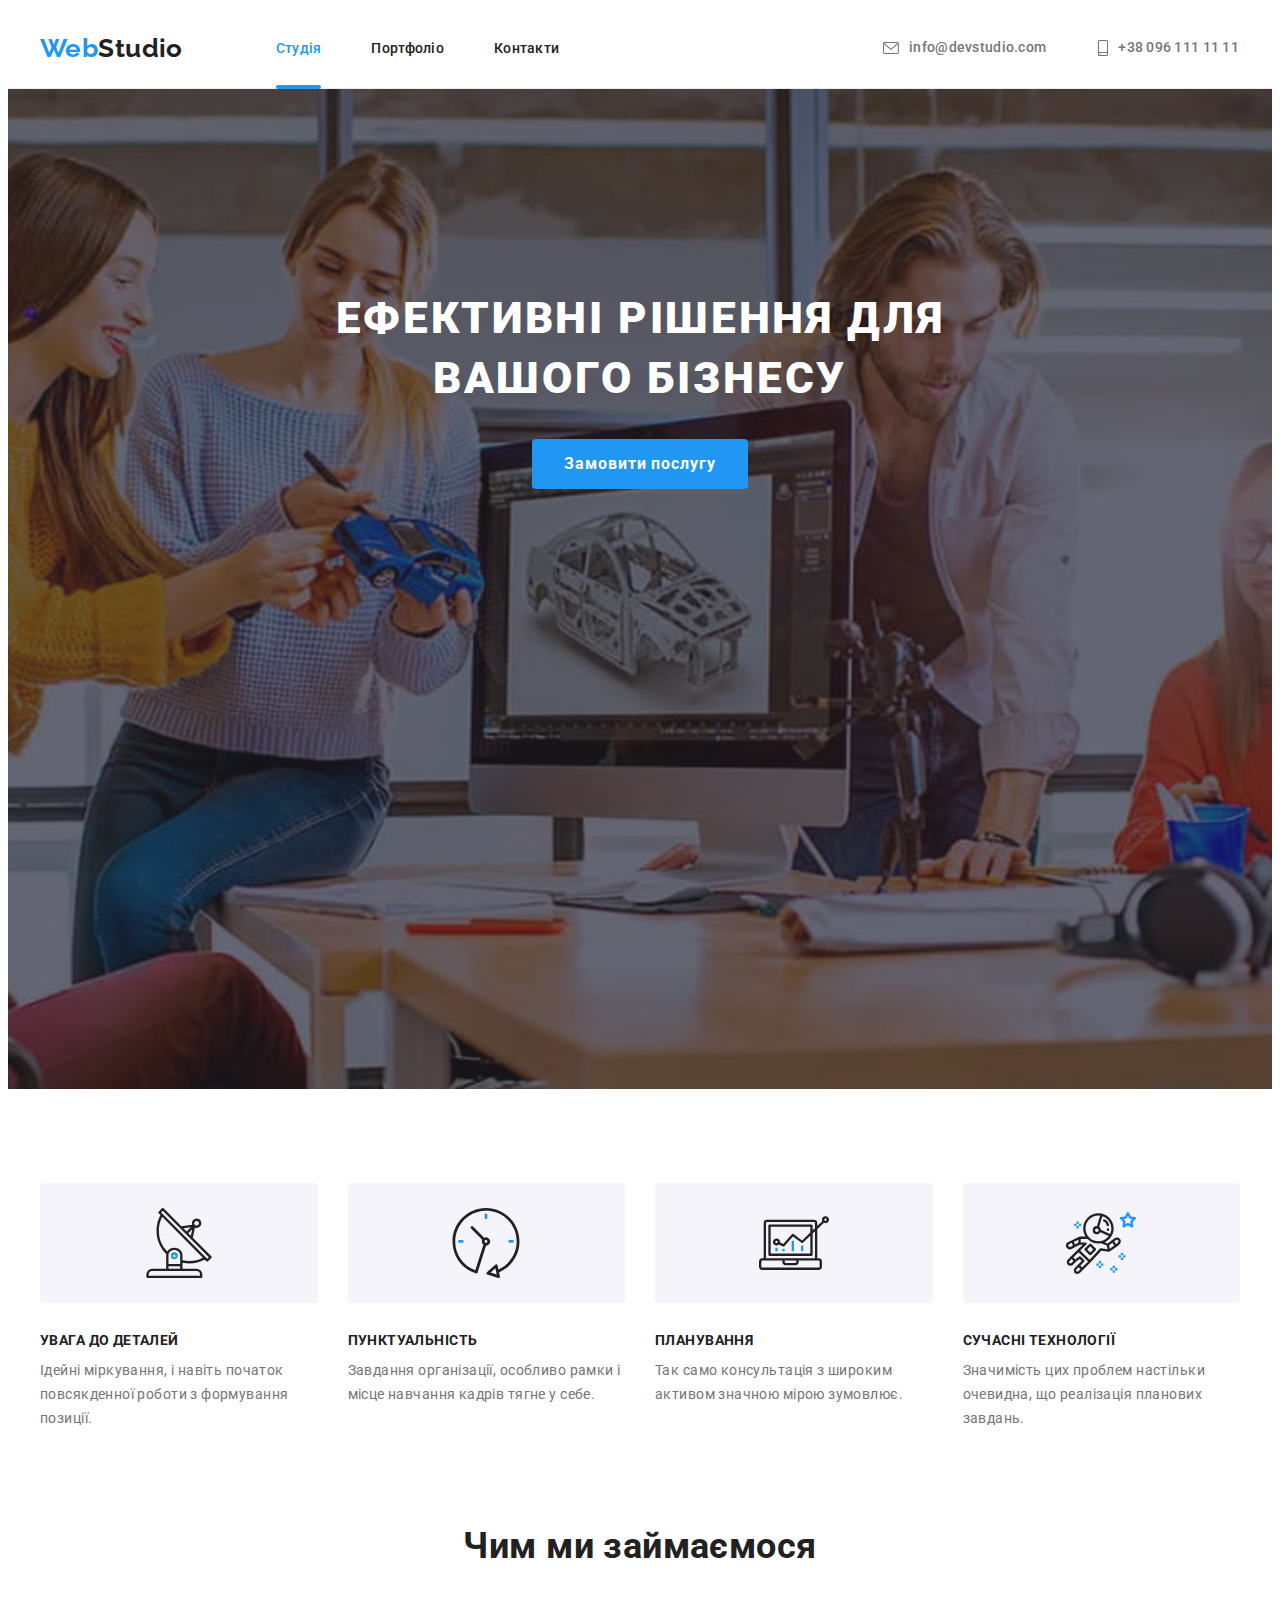
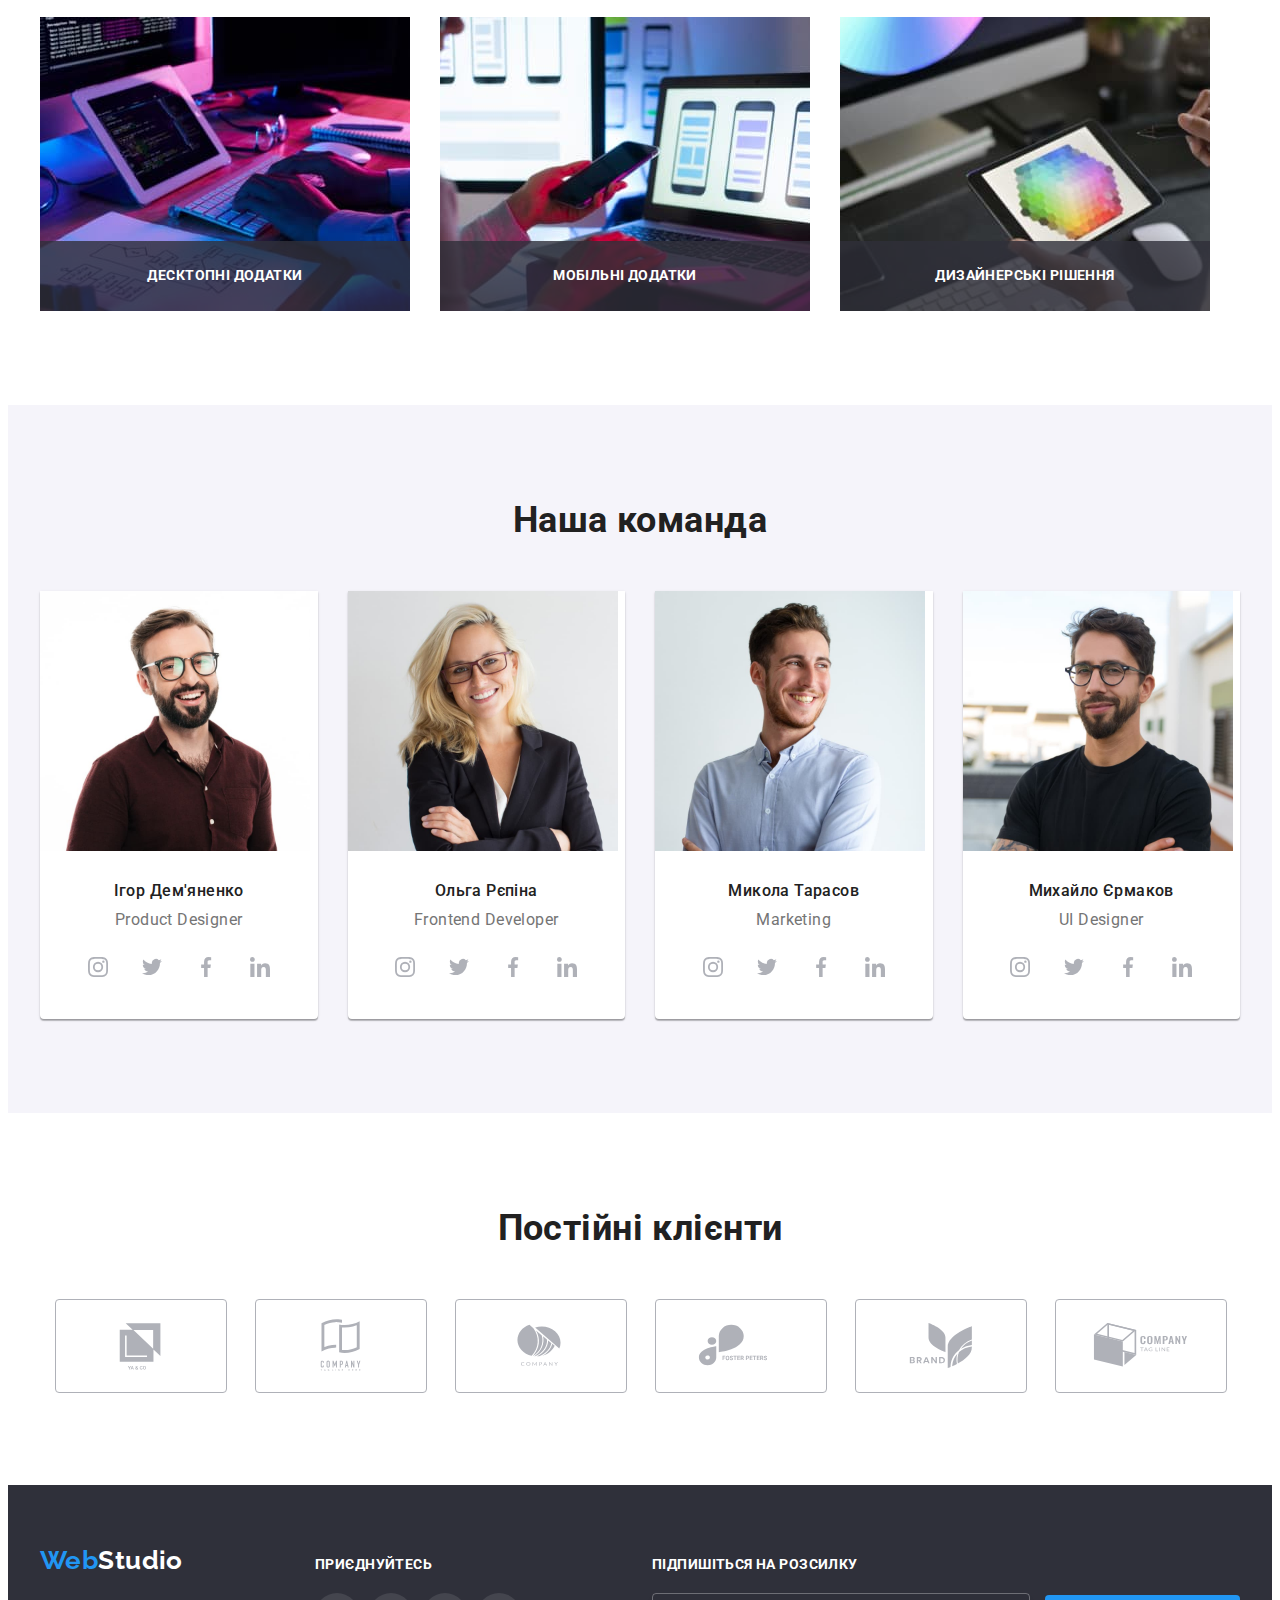
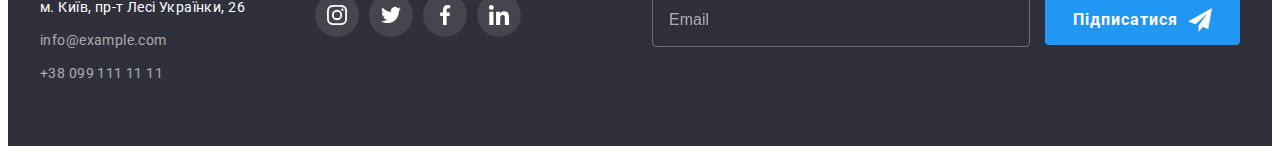
<file: index.html>
<!DOCTYPE html>
<html lang="uk">
  <head>
    <meta charset="utf-8" />
    <meta http-equiv="x-ua-compatible" content="ie=edge" />
    <meta name="viewport" content="width=device-width, initial-scale=1.0" />
    <title>WebStudio</title>
    <link rel="preconnect" href="https://fonts.googleapis.com" />
    <link rel="preconnect" href="https://fonts.gstatic.com" crossorigin />
    <link
      href="https://fonts.googleapis.com/css2?family=Raleway:wght@700&family=Roboto:wght@400;500;700;900&display=swap"
      rel="stylesheet"
    />
    <link
      rel="stylesheet"
      href="https://cdnjs.cloudflare.com/ajax/libs/modern-normalize/1.1.0/modern-normalize.min.css"
      integrity="sha512-wpPYUAdjBVSE4KJnH1VR1HeZfpl1ub8YT/NKx4PuQ5NmX2tKuGu6U/JRp5y+Y8XG2tV+wKQpNHVUX03MfMFn9Q=="
      crossorigin="anonymous"
      referrerpolicy="no-referrer"
    />
    <link rel="stylesheet" href="./css/main.min.css" />
  </head>
  <body>
    
    <!-- header -->

    <header class="header">
      <div class="container header-container">
        <nav class="page-nav">
          <a class="logo link" href="./index.html"
            ><span class="accent">Web</span>Studio</a
          >
          <ul class="menu list">
            <li class="menu__item">
              <a class="menu__link current link" href="./index.html">Студія</a>
            </li>
            <li class="menu__item">
              <a class="menu__link link" href="./portfolio.html">Портфоліо</a>
            </li>
            <li class="menu__item">
              <a class="menu__link link" href="./index.html">Контакти</a>
            </li>
          </ul>
        </nav>
        <ul class="contact list">
          <li class="contact__item">
            <a class="contact__link link" href="mailto:info@devstudio.com">
              <svg class="contact__icon" width="16" height="12">
                <use href="./images/sprite.svg#icon-envelope"></use>
              </svg>
              info@devstudio.com</a
            >
          </li>
          <li class="contact__item">
            <a class="contact__link link" href="tel:+380961111111">
              <svg class="contact__icon" width="10" height="16">
                <use href="./images/sprite.svg#icon-smartphone"></use>
              </svg>
              +38 096 111 11 11</a
            >
          </li>
        </ul>
      </div>
    </header>

    <main>

      <!-- hero -->

      <section class="hero">
        <div class="container">
          <h1 class="hero__title">Ефективні рішення для вашого бізнесу</h1>
          <button class="btn" type="button" data-modal-open>
            Замовити послугу
          </button>
        </div>
      </section>

      <!-- qualities -->

      <section class="qualities section">
        <div class="container">
          <ul class="qualities-container list">
            <li class="qualities__item icon-antenna">
              <div class="qualities__icon-box">
                <svg class="qualities__icon">
                  <use href="./images/sprite.svg#icon-antenna"></use>
                </svg>
              </div>
              <h3 class="qualities__subtitle">Увага до деталей</h3>
              <p class="qualities__text">
                Ідейні міркування, і навіть початок повсякденної роботи з
                формування позиції.
              </p>
            </li>
            <li class="qualities__item">
              <div class="qualities__icon-box">
                <svg class="qualities__icon">
                  <use href="./images/sprite.svg#icon-clock"></use>
                </svg>
              </div>
              <h3 class="qualities__subtitle">Пунктуальність</h3>
              <p class="qualities__text">
                Завдання організації, особливо рамки і місце навчання кадрів
                тягне у себе.
              </p>
            </li>
            <li class="qualities__item">
              <div class="qualities__icon-box">
                <svg class="qualities__icon">
                  <use href="./images/sprite.svg#icon-diagram"></use>
                </svg>
              </div>
              <h3 class="qualities__subtitle">Планування</h3>
              <p class="qualities__text">
                Так само консультація з широким активом значною мірою зумовлює.
              </p>
            </li>
            <li class="qualities__item">
              <div class="qualities__icon-box">
                <svg class="qualities__icon">
                  <use href="./images/sprite.svg#icon-astronaut"></use>
                </svg>
              </div>
              <h3 class="qualities__subtitle">Сучасні технології</h3>
              <p class="qualities__text">
                Значимість цих проблем настільки очевидна, що реалізація
                планових завдань.
              </p>
            </li>
          </ul>
        </div>
      </section>

      <!-- what we do -->

      <section class="specialty">
        <div class="container">
          <h2 class="title">Чим ми займаємося</h2>
          <ul class="specialty-container list">
            <li class="specialty__item">
              <div class="specialty__thumb">
                <img
                  src="./images/box-1.jpg"
                  alt="Десктопні додатки"
                  width="370"
                />
                <p class="specialty__description">Десктопні додатки</p>
              </div>
            </li>
            <li class="specialty__item">
              <div class="specialty__thumb">
                <img
                  src="./images/box-2.jpg"
                  alt="Мобільні додатки"
                  width="370"
                />
                <p class="specialty__description">Мобільні додатки</p>
              </div>
            </li>
            <li class="specialty__item">
              <div class="specialty__thumb">
                <img
                  src="./images/box-3.jpg"
                  alt="Дизайнерські рішення"
                  width="370"
                />
                <p class="specialty__description">Дизайнерські рішення</p>
              </div>
            </li>
          </ul>
        </div>
      </section>

      <!-- team -->
      <section class="team section">
        <div class="container">
          <h2 class="title">Наша команда</h2>
          <ul class="team-container list">
            <li class="team__card">
              <img
                src="./images/img-1.jpg"
                alt="Фото Ігора Дем'яненко"
                width="270"
              />
              <div class="team__card-description">
                <h3 class="team__subtitle">Ігор Дем'яненко</h3>
                <p class="team__text">Product Designer</p>
                <ul class="social__list list">
                  <li class="team__social-item">
                    <a
                      class="team__social-link link"
                      href="https://www.instagram.com/"
                      target="_blank"
                      rel="noopener noreferrer nofollow"
                    >
                      <svg class="team__social-icon">
                        <use href="./images/sprite.svg#icon-instagram"></use>
                      </svg>
                    </a>
                  </li>
                  <li class="team__social-item">
                    <a
                      class="team__social-link link"
                      href="https://twitter.com"
                      target="_blank"
                      rel="noopener noreferrer nofollow"
                      ><svg class="team__social-icon">
                        <use href="./images/sprite.svg#icon-twitter"></use></svg
                    ></a>
                  </li>
                  <li class="team__social-item">
                    <a
                      class="team__social-link link"
                      href="https://www.facebook.com/"
                      target="_blank"
                      rel="noopener noreferrer nofollow"
                      ><svg class="team__social-icon">
                        <use
                          href="./images/sprite.svg#icon-facebook"
                        ></use></svg
                    ></a>
                  </li>
                  <li class="team__social-item">
                    <a
                      class="team__social-link link"
                      href="https://www.linkedin.com/"
                      target="_blank"
                      rel="noopener noreferrer nofollow"
                      ><svg class="team__social-icon">
                        <use
                          href="./images/sprite.svg#icon-linkedin"
                        ></use></svg
                    ></a>
                  </li>
                </ul>
              </div>
            </li>
            <li class="team__card">
              <img
                src="./images/img-2.jpg"
                alt="Фото Ольги Рєпіної"
                width="270"
              />
              <div class="team__card-description">
                <h3 class="team__subtitle">Ольга Рєпіна</h3>
                <p class="team__text">Frontend Developer</p>
                <ul class="social__list list">
                  <li class="team__social-item">
                    <a
                      class="team__social-link link"
                      href="https://www.instagram.com/"
                      target="_blank"
                      rel="noopener noreferrer nofollow"
                    >
                      <svg class="team__social-icon">
                        <use
                          href="./images/sprite.svg#icon-instagram"
                        ></use></svg
                    ></a>
                  </li>
                  <li class="team__social-item">
                    <a
                      class="team__social-link link"
                      href="https://twitter.com"
                      target="_blank"
                      rel="noopener noreferrer nofollow"
                      ><svg class="team__social-icon">
                        <use href="./images/sprite.svg#icon-twitter"></use></svg
                    ></a>
                  </li>
                  <li class="team__social-item">
                    <a
                      class="team__social-link link"
                      href="https://www.facebook.com/"
                      target="_blank"
                      rel="noopener noreferrer nofollow"
                      ><svg class="team__social-icon">
                        <use
                          href="./images/sprite.svg#icon-facebook"
                        ></use></svg
                    ></a>
                  </li>
                  <li class="team__social-item">
                    <a
                      class="team__social-link link"
                      href="https://www.linkedin.com/"
                      target="_blank"
                      rel="noopener noreferrer nofollow"
                      ><svg class="team__social-icon">
                        <use
                          href="./images/sprite.svg#icon-linkedin"
                        ></use></svg
                    ></a>
                  </li>
                </ul>
              </div>
            </li>
            <li class="team__card">
              <img
                src="./images/img-3.jpg"
                alt="Фото Миколи Тарасова"
                width="270"
              />
              <div class="team__card-description">
                <h3 class="team__subtitle">Микола Тарасов</h3>
                <p class="team__text">Marketing</p>
                <ul class="social__list list">
                  <li class="team__social-item">
                    <a
                      class="team__social-link link"
                      href="https://www.instagram.com/"
                      target="_blank"
                      rel="noopener noreferrer nofollow"
                    >
                      <svg class="team__social-icon">
                        <use
                          href="./images/sprite.svg#icon-instagram"
                        ></use></svg
                    ></a>
                  </li>
                  <li class="team__social-item">
                    <a
                      class="team__social-link link"
                      href="https://twitter.com"
                      target="_blank"
                      rel="noopener noreferrer nofollow"
                      ><svg class="team__social-icon">
                        <use href="./images/sprite.svg#icon-twitter"></use>
                      </svg>
                    </a>
                  </li>
                  <li class="team__social-item">
                    <a
                      class="team__social-link link"
                      href="https://www.facebook.com/"
                      target="_blank"
                      rel="noopener noreferrer nofollow"
                      ><svg class="team__social-icon">
                        <use href="./images/sprite.svg#icon-facebook"></use>
                      </svg>
                    </a>
                  </li>
                  <li class="team__social-item">
                    <a
                      class="team__social-link link"
                      href="https://www.linkedin.com/"
                      target="_blank"
                      rel="noopener noreferrer nofollow"
                      ><svg class="team__social-icon">
                        <use href="./images/sprite.svg#icon-linkedin"></use>
                      </svg>
                    </a>
                  </li>
                </ul>
              </div>
            </li>
            <li class="team__card">
              <img
                src="./images/img-4.jpg"
                alt="Фото Михайла Єрмакова"
                width="270"
              />
              <div class="team__card-description">
                <h3 class="team__subtitle">Михайло Єрмаков</h3>
                <p class="team__text">UI Designer</p>
                <ul class="social__list list">
                  <li class="team__social-item">
                    <a
                      class="team__social-link link"
                      href="https://www.instagram.com/"
                      target="_blank"
                      rel="noopener noreferrer nofollow"
                    >
                      <svg class="team__social-icon">
                        <use href="./images/sprite.svg#icon-instagram"></use>
                      </svg>
                    </a>
                  </li>
                  <li class="team__social-item">
                    <a
                      class="team__social-link link"
                      href="https://twitter.com"
                      target="_blank"
                      rel="noopener noreferrer nofollow"
                      ><svg class="team__social-icon">
                        <use href="./images/sprite.svg#icon-twitter"></use>
                      </svg>
                    </a>
                  </li>
                  <li class="team__social-item">
                    <a
                      class="team__social-link link"
                      href="https://www.facebook.com/"
                      target="_blank"
                      rel="noopener noreferrer nofollow"
                      ><svg class="team__social-icon">
                        <use href="./images/sprite.svg#icon-facebook"></use>
                      </svg>
                    </a>
                  </li>
                  <li class="team__social-item">
                    <a
                      class="team__social-link link"
                      href="https://www.linkedin.com/"
                      target="_blank"
                      rel="noopener noreferrer nofollow"
                      ><svg class="team__social-icon">
                        <use href="./images/sprite.svg#icon-linkedin"></use>
                      </svg>
                    </a>
                  </li>
                </ul>
              </div>
            </li>
          </ul>
        </div>
      </section>

      <!-- clients -->
      <section class="clients section">
        <div class="container">
          <h2 class="title">Постійні клієнти</h2>
          <ul class="clients__list list">
            <li class="clients__item">
              <a
                class="clients__link link"
                href="./index.html"
                target="_blank"
                rel="noopener noreferrer nofollow"
              >
                <svg class="clients__icon">
                  <use href="./images/sprite.svg#icon-client-1"></use>
                </svg>
              </a>
            </li>
            <li class="clients__item">
              <a
                class="clients__link link"
                href="./index.html"
                target="_blank"
                rel="noopener noreferrer nofollow"
                ><svg class="clients__icon">
                  <use href="./images/sprite.svg#icon-client-2"></use>
                </svg>
              </a>
            </li>
            <li class="clients__item">
              <a
                class="clients__link link"
                href="./index.html"
                target="_blank"
                rel="noopener noreferrer nofollow"
                ><svg class="clients__icon">
                  <use href="./images/sprite.svg#icon-client-3"></use>
                </svg>
              </a>
            </li>
            <li class="clients__item">
              <a
                class="clients__link link"
                href="./index.html"
                target="_blank"
                rel="noopener noreferrer nofollow"
                ><svg class="clients__icon">
                  <use href="./images/sprite.svg#icon-client-4"></use>
                </svg>
              </a>
            </li>
            <li class="clients__item">
              <a
                class="clients__link link"
                href="./index.html"
                target="_blank"
                rel="noopener noreferrer nofollow"
                ><svg class="clients__icon">
                  <use href="./images/sprite.svg#icon-client-5"></use>
                </svg>
              </a>
            </li>
            <li class="clients__item">
              <a
                class="clients__link link"
                href="./index.html"
                target="_blank"
                rel="noopener noreferrer nofollow"
                ><svg class="clients__icon">
                  <use href="./images/sprite.svg#icon-client-6"></use>
                </svg>
              </a>
            </li>
          </ul>
        </div>
      </section>
    </main>

    <!-- footer -->

    <footer class="footer">
      <div class="container">
        <div class="footer-container">
          <a class="logo link" href="./index.html"
            ><span class="accent">Web</span>Studio</a
          >
          <address class="address">
            <ul class="footer__contact list">
              <li class="footer__contact-item">
                <a
                  class="footer__address-link link"
                  href="https://goo.gl/maps/CPtrU1FHBa2aNyZL9"
                  target="_blank"
                  rel="noopener noreferrer nofollow"
                  >м. Київ, пр-т Лесі Українки, 26</a
                >
              </li>
              <li class="footer__contact-item">
                <a
                  class="footer__contact-link link"
                  href="mailto:info@example.com"
                  >info@example.com</a
                >
              </li>
              <li class="footer__contact-item">
                <a class="footer__contact-link link" href="tel:+380991111111"
                  >+38 099 111 11 11</a
                >
              </li>
            </ul>
          </address>
        </div>
        <div class="social">
          <p class="social__subtitle">Приєднуйтесь</p>
          <ul class="social__list list">
            <li class="social__item">
              <a
                class="social__link instagram link"
                href="https://www.instagram.com/"
                target="_blank"
                rel="noopener noreferrer nofollow"
              >
                <svg class="social__icon">
                  <use href="./images/sprite.svg#icon-instagram"></use>
                </svg>
              </a>
            </li>
            <li class="social__item">
              <a
                class="social__link twitter link"
                href="https://twitter.com"
                target="_blank"
                rel="noopener noreferrer nofollow"
                ><svg class="social__icon">
                  <use href="./images/sprite.svg#icon-twitter"></use>
                </svg>
              </a>
            </li>
            <li class="social__item">
              <a
                class="social__link facebook link"
                href="https://www.facebook.com/"
                target="_blank"
                rel="noopener noreferrer nofollow"
                ><svg class="social__icon">
                  <use href="./images/sprite.svg#icon-facebook"></use>
                </svg>
              </a>
            </li>
            <li class="social__item">
              <a
                class="social__link linkedin link"
                href="https://www.linkedin.com/"
                target="_blank"
                rel="noopener noreferrer nofollow"
                ><svg class="social__icon">
                  <use href="./images/sprite.svg#icon-linkedin"></use>
                </svg>
              </a>
            </li>
          </ul>
        </div>
        <div>
          <p class="social__subtitle">Підпишіться на розсилку</p>
          <form class="subscribe-form">
            <label class="subscribe-form__label"
              ><input
                class="subscribe-form__input"
                name="user-email"
                type="email"
                placeholder="Email"
                required
            /></label>
            <button class="subscribe-form__btn" type="submit">
              Підписатися
              <svg class="subscribe-form__btn-icon">
                <use href="./images/sprite.svg#icon-send"></use>
              </svg>
            </button>
          </form>
        </div>
      </div>
    </footer>

    <div class="backdrop is-hidden" data-modal>
      <div class="modal">
        <button class="modal__close" type="button" data-modal-close>
          <svg class="modal__close-icon" width="11" height="11">
            <use href="./images/sprite.svg#icon-close"></use>
          </svg>
        </button>
        <p class="contact-form__title">Залиште свої дані, ми вам передзвонимо</p>
        <form class="contact-form">
          <label class="contact-form__label" for="user-name">Ім'я</label>
          <div class="contact-form__input-wrapper">
            <input
              class="contact-form__input"
              type="text"
              name="user-name"
              id="user-name"
              required
              pattern="[a-zA-Zа-яА-ЯіІїЇ']+"
            />
            <svg class="contact-form__input-icon">
              <use href="./images/sprite.svg#icon-user"></use>
            </svg>
          </div>
          <label class="contact-form__label" for="user-phone">Телефон</label>
          <div class="contact-form__input-wrapper">
            <input
              class="contact-form__input"
              type="tel"
              name="user-phone"
              id="user-phone"
              required
              pattern="[0-9]{3}-[0-9]{3}-[0-9]{2}-[0-9]{2}"
              title="XXX-XXX-XX-XX"
            />
            <svg class="contact-form__input-icon">
              <use href="./images/sprite.svg#icon-phone"></use>
            </svg>
          </div>

          <label class="contact-form__label" for="user-email">Пошта</label>
          <div class="contact-form__input-wrapper">
            <input
              class="contact-form__input"
              type="email"
              name="user-email"
              id="user-email"
              required
            />
            <svg class="contact-form__input-icon">
              <use href="./images/sprite.svg#icon-mail"></use>
            </svg>
          </div>
          <label class="contact-form__label" for="user-message">Коментар</label>
          <textarea
            class="contact-form__message"
            name="user-message"
            id="user-message"
            placeholder="Введіть текст"
          ></textarea>

          <label class="contact-form__check-field"
            ><input
              class="contact-form__check"
              type="checkbox"
              name="user-agreement"
              required
            />
            <svg class="contact-form__checkbox_check">
              <use href="./images/sprite.svg#icon-check"></use>
            </svg>
            <svg class="contact-form__checkbox_box">
              <use href="./images/sprite.svg#icon-box"></use>
            </svg>
            Погоджуюся з розсилкою та приймаю&nbsp;<a
              href="#"
              class="user-agreement__link"
              >Умови договору</a
            ></label
          >
          <button class="btn" type="submit">Відправити</button>
        </form>
      </div>
    </div>

    <script src="./js/modal.js"></script>
  </body>
</html>
</file>
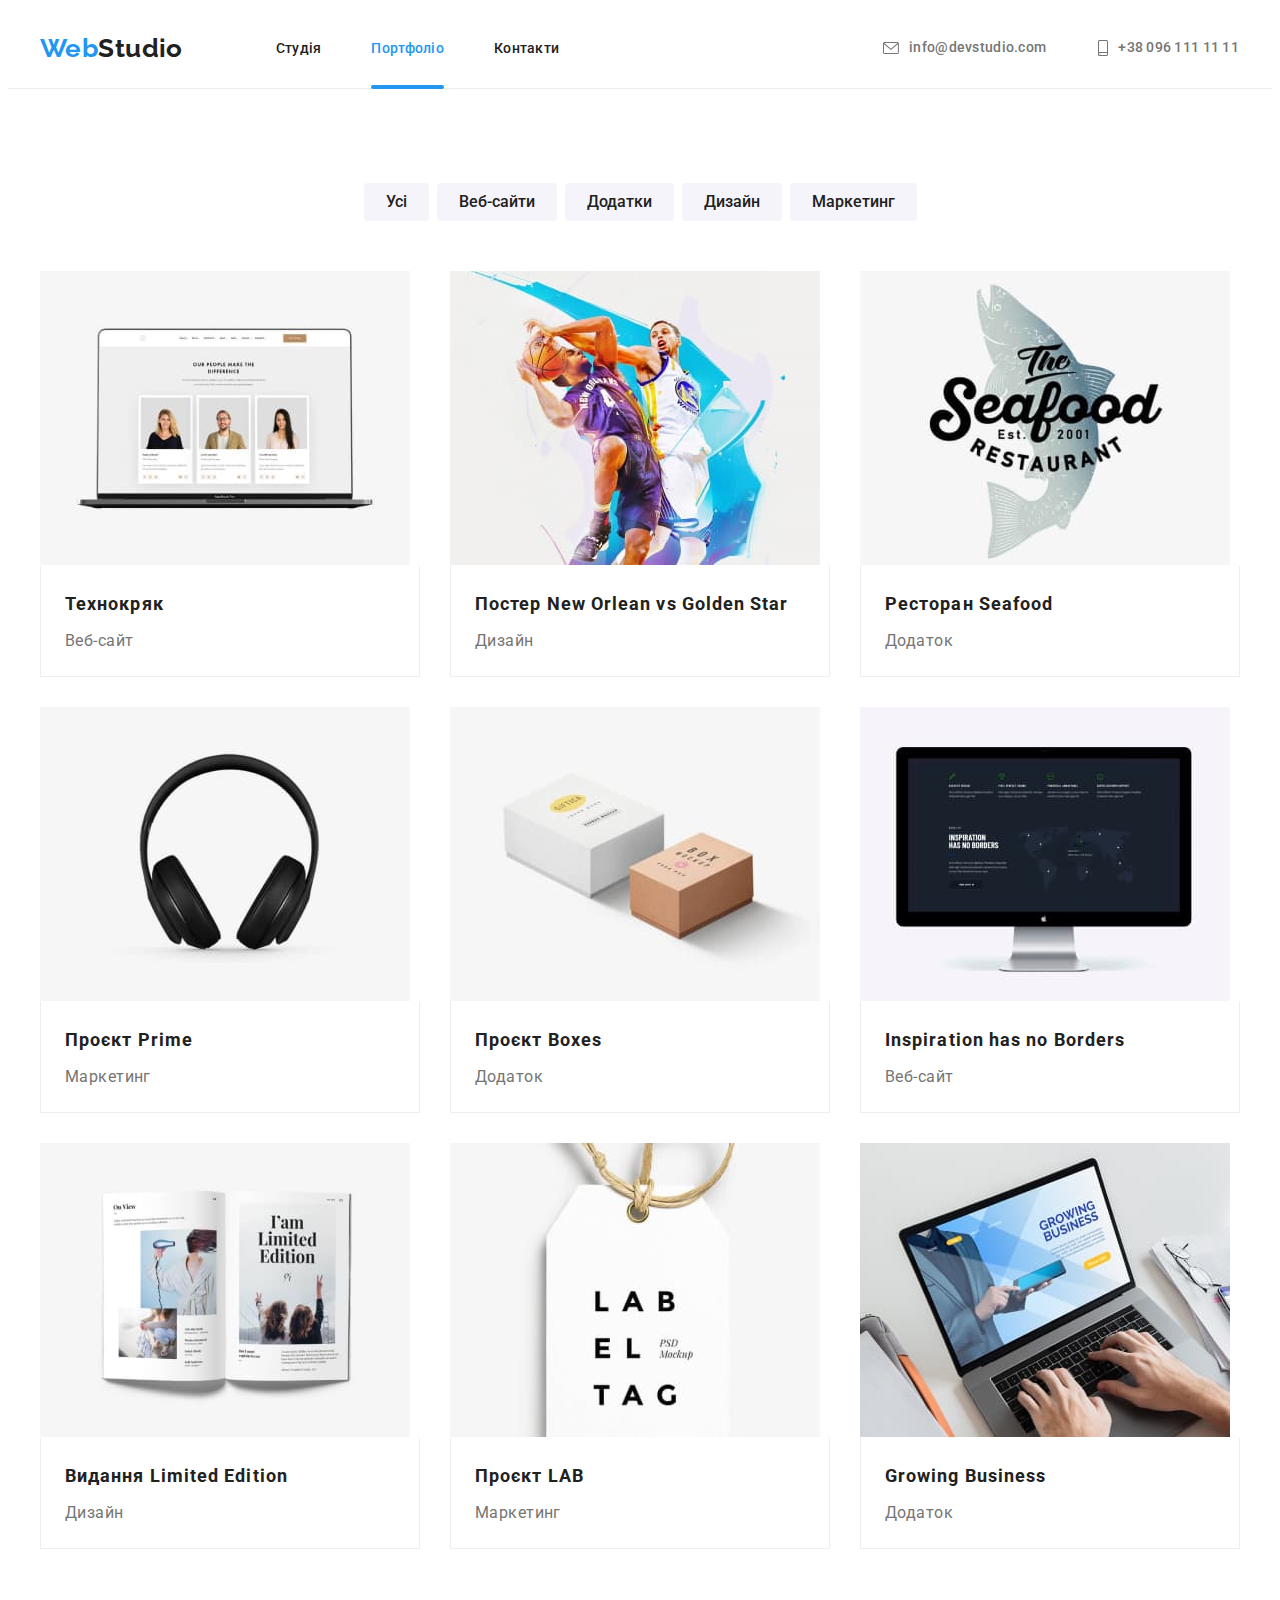
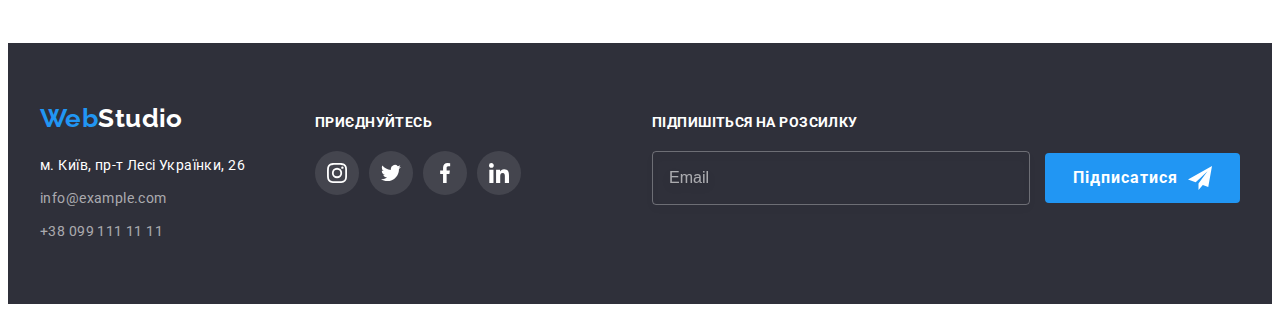
<file: portfolio.html>
<!DOCTYPE html>
<html lang="uk">
  <head>
    <meta charset="UTF-8" />
    <meta http-equiv="X-UA-Compatible" content="IE=edge" />
    <meta name="viewport" content="width=device-width, initial-scale=1.0" />
    <title>Portfolio</title>
    <link rel="preconnect" href="https://fonts.googleapis.com" />
    <link rel="preconnect" href="https://fonts.gstatic.com" crossorigin />
    <link
      href="https://fonts.googleapis.com/css2?family=Raleway:wght@700&family=Roboto:wght@400;500;700;900&display=swap"
      rel="stylesheet"
    />
    <link
      rel="stylesheet"
      href="https://cdnjs.cloudflare.com/ajax/libs/modern-normalize/1.1.0/modern-normalize.min.css"
      integrity="sha512-wpPYUAdjBVSE4KJnH1VR1HeZfpl1ub8YT/NKx4PuQ5NmX2tKuGu6U/JRp5y+Y8XG2tV+wKQpNHVUX03MfMFn9Q=="
      crossorigin="anonymous"
      referrerpolicy="no-referrer"
    />
    <link rel="stylesheet" href="./css/main.min.css" />
  </head>
  <body>
    <!-- header -->

    <header class="header">
      <div class="container header-container">
        <nav class="page-nav">
          <a class="logo link" href="./index.html"
            ><span class="accent">Web</span>Studio</a
          >
          <ul class="menu list">
            <li class="menu__item">
              <a class="menu__link link" href="./index.html">Студія</a>
            </li>
            <li class="menu__item">
              <a class="menu__link current link" href="./portfolio.html"
                >Портфоліо</a
              >
            </li>
            <li class="menu__item">
              <a class="menu__link link" href="./index.html">Контакти</a>
            </li>
          </ul>
        </nav>
        <ul class="contact list">
          <li class="contact__item">
            <a class="contact__link link" href="mailto:info@devstudio.com">
              <svg class="contact__icon" width="16" height="12">
                <use href="./images/sprite.svg#icon-envelope"></use>
              </svg>
              info@devstudio.com</a
            >
          </li>
          <li class="contact__item">
            <a class="contact__link link" href="tel:+380961111111">
              <svg class="contact__icon" width="10" height="16">
                <use href="./images/sprite.svg#icon-smartphone"></use>
              </svg>
              +38 096 111 11 11</a
            >
          </li>
        </ul>
      </div>
    </header>

    <main>
      <section class="portfolio section">
        <div class="container">
          <h1 class="visually-hidden">Portfolio</h1>
          <ul class="filter-list list">
            <li><button class="filter-btn" type="button">Усі</button></li>
            <li><button class="filter-btn" type="button">Веб-сайти</button></li>
            <li><button class="filter-btn" type="button">Додатки</button></li>
            <li><button class="filter-btn" type="button">Дизайн</button></li>
            <li><button class="filter-btn" type="button">Маркетинг</button></li>
          </ul>
          <ul class="portfolio__list list">
            <li class="portfolio__item">
              <a class="portfolio__link link" href="./portfolio.html">
                <div class="portfolio__item-thumb">
                  <img
                    src="./images/project-1.jpg"
                    alt="Фото веб-сайту Технокряк"
                    width="370"
                  />
                  <div class="portfolio__item-overlay">
                    <p>
                      Ресурс пропонує комплексні пропозиції з різним рівнем
                      функціоналу та сервісів. Все це дозволить відвідувачу
                      отримати вичерпні відомості про компанію чи приватну
                      особу.
                    </p>
                  </div>
                </div>
                <div class="portfolio__item-description">
                  <h2 class="portfolio__subtitle">Технокряк</h2>
                  <p class="portfolio__text">Веб-сайт</p>
                </div>
              </a>
            </li>
            <li class="portfolio__item">
              <a class="portfolio__link link" href="./portfolio.html">
                <div class="portfolio__item-thumb">
                  <img
                    src="./images/project-2.jpg"
                    alt="Постер New Orlean vs Golden Star"
                    width="370"
                  />
                  <div class="portfolio__item-overlay">
                    <p>
                      Lorem ipsum dolor sit amet consectetur adipisicing elit.
                      Molestiae perspiciatis consequuntur, quibusdam beatae
                      nihil doloribus ducimus sequi quae obcaecati, itaque,
                      voluptatem inventore voluptatibus? Quod exercitationem
                      voluptas animi deleniti autem optio blanditiis debitis,
                      provident, quo quas in consequatur sit hic facere modi
                      harum quibusdam iusto eum. Eligendi corporis ipsa
                      voluptatum id?
                    </p>
                  </div>
                </div>
                <div class="portfolio__item-description">
                  <h2 class="portfolio__subtitle">
                    Постер New Orlean vs Golden Star
                  </h2>
                  <p class="portfolio__text">Дизайн</p>
                </div>
              </a>
            </li>
            <li class="portfolio__item">
              <a class="portfolio__link link" href="./portfolio.html">
                <div class="portfolio__item-thumb">
                  <img
                    src="./images/project-3.jpg"
                    alt="Логотип ресторану The Seafood"
                    width="370"
                  />
                  <div class="portfolio__item-overlay">
                    <p>
                      Lorem ipsum dolor, sit amet consectetur adipisicing elit.
                      Asperiores voluptatibus quaerat, aspernatur repudiandae a
                      odit earum voluptas pariatur deleniti quo.
                    </p>
                  </div>
                </div>
                <div class="portfolio__item-description">
                  <h2 class="portfolio__subtitle">Ресторан Seafood</h2>
                  <p class="portfolio__text">Додаток</p>
                </div></a
              >
            </li>
            <li class="portfolio__item">
              <a class="portfolio__link link" href="./portfolio.html">
                <div class="portfolio__item-thumb">
                  <img
                    src="./images/project-4.jpg"
                    alt="Фото навушників"
                    width="370"
                  />
                  <div class="portfolio__item-overlay">
                    <p>
                      Lorem ipsum dolor sit amet consectetur adipisicing elit.
                      Molestiae perspiciatis consequuntur, quibusdam beatae
                      nihil doloribus ducimus sequi quae obcaecati, itaque,
                      voluptatem inventore voluptatibus? Quod exercitationem
                      voluptas animi deleniti autem optio blanditiis debitis,
                      provident, quo quas in consequatur sit hic facere modi
                      harum quibusdam iusto eum. Eligendi corporis ipsa
                      voluptatum id?
                    </p>
                  </div>
                </div>
                <div class="portfolio__item-description">
                  <h2 class="portfolio__subtitle">Проєкт Prime</h2>
                  <p class="portfolio__text">Маркетинг</p>
                </div></a
              >
            </li>
            <li class="portfolio__item">
              <a class="portfolio__link link" href="./portfolio.html">
                <div class="portfolio__item-thumb">
                  <img
                    src="./images/project-5.jpg"
                    alt="Фото двох коробок"
                    width="370"
                  />
                  <div class="portfolio__item-overlay">
                    <p>
                      Lorem ipsum dolor sit amet consectetur, adipisicing elit.
                      Distinctio iusto officia ex accusamus natus dignissimos
                      eos numquam at nisi modi.
                    </p>
                  </div>
                </div>
                <div class="portfolio__item-description">
                  <h2 class="portfolio__subtitle">Проєкт Boxes</h2>
                  <p class="portfolio__text">Додаток</p>
                </div></a
              >
            </li>
            <li class="portfolio__item">
              <a class="portfolio__link link" href="./portfolio.html">
                <div class="portfolio__item-thumb">
                  <img
                    src="./images/project-6.jpg"
                    alt="Фото веб-сайту Inspiration has no Borders"
                    width="370"
                  />
                  <div class="portfolio__item-overlay">
                    <p>
                      Lorem ipsum dolor, sit amet consectetur adipisicing elit.
                      Optio, iusto, odit eveniet pariatur totam, et quo
                      consequatur magnam beatae error maxime harum delectus
                      distinctio vitae aperiam necessitatibus nam vel eligendi.
                    </p>
                  </div>
                </div>
                <div class="portfolio__item-description">
                  <h2 class="portfolio__subtitle">Inspiration has no Borders</h2>
                  <p class="portfolio__text">Веб-сайт</p>
                </div></a
              >
            </li>
            <li class="portfolio__item">
              <a class="portfolio__link link" href="./portfolio.html">
                <div class="portfolio__item-thumb">
                  <img
                    src="./images/project-7.jpg"
                    alt="Фото розгортки журналу"
                    width="370"
                  />
                  <div class="portfolio__item-overlay">
                    <p>
                      Lorem ipsum dolor sit amet consectetur adipisicing elit.
                      Ipsa eveniet architecto hic accusantium unde animi
                      possimus aspernatur delectus dolore voluptatem.
                    </p>
                  </div>
                </div>
                <div class="portfolio__item-description">
                  <h2 class="portfolio__subtitle">Видання Limited Edition</h2>
                  <p class="portfolio__text">Дизайн</p>
                </div></a
              >
            </li>
            <li class="portfolio__item">
              <a class="portfolio__link link" href="./portfolio.html">
                <div class="portfolio__item-thumb">
                  <img
                    src="./images/project-8.jpg"
                    alt="Фото ярлика"
                    width="370"
                  />
                  <div class="portfolio__item-overlay">
                    <p>
                      Lorem ipsum dolor sit amet consectetur adipisicing elit.
                      Sapiente placeat ut sequi qui dolores maxime suscipit
                      error ex ab sunt.
                    </p>
                  </div>
                </div>
                <div class="portfolio__item-description">
                  <h2 class="portfolio__subtitle">Проєкт LAB</h2>
                  <p class="portfolio__text">Маркетинг</p>
                </div></a
              >
            </li>
            <li class="portfolio__item">
              <a class="portfolio__link link" href="./portfolio.html">
                <div class="portfolio__item-thumb">
                  <img
                    src="./images/project-9.jpg"
                    alt="Фото людина працює за ноутбуком"
                    width="370"
                  />
                  <div class="portfolio__item-overlay">
                    <p>
                      Lorem ipsum, dolor sit amet consectetur adipisicing elit.
                      Minus, possimus. Rem quod voluptate dicta facilis adipisci
                      non sed fugiat a!
                    </p>
                  </div>
                </div>
                <div class="portfolio__item-description">
                  <h2 class="portfolio__subtitle">Growing Business</h2>
                  <p class="portfolio__text">Додаток</p>
                </div></a
              >
            </li>
          </ul>
        </div>
      </section>
    </main>

    <!-- footer -->

    <footer class="footer">
      <div class="container">
        <div class="footer-container">
          <a class="logo link" href="./index.html"
            ><span class="accent">Web</span>Studio</a
          >
          <address class="address">
            <ul class="footer__contact list">
              <li class="footer__contact-item">
                <a
                  class="footer__address-link link"
                  href="https://goo.gl/maps/CPtrU1FHBa2aNyZL9"
                  target="_blank"
                  rel="noopener noreferrer nofollow"
                  >м. Київ, пр-т Лесі Українки, 26</a
                >
              </li>
              <li class="footer__contact-item">
                <a
                  class="footer__contact-link link"
                  href="mailto:info@example.com"
                  >info@example.com</a
                >
              </li>
              <li class="footer__contact-item">
                <a class="footer__contact-link link" href="tel:+380991111111"
                  >+38 099 111 11 11</a
                >
              </li>
            </ul>
          </address>
        </div>
        <div class="social">
          <p class="social__subtitle">Приєднуйтесь</p>
          <ul class="social__list list">
            <li class="social__item">
              <a
                class="social__link instagram link"
                href="https://www.instagram.com/"
                target="_blank"
                rel="noopener noreferrer nofollow"
              >
                <svg class="social__icon">
                  <use href="./images/sprite.svg#icon-instagram"></use>
                </svg>
              </a>
            </li>
            <li class="social__item">
              <a
                class="social__link twitter link"
                href="https://twitter.com"
                target="_blank"
                rel="noopener noreferrer nofollow"
                ><svg class="social__icon">
                  <use href="./images/sprite.svg#icon-twitter"></use>
                </svg>
              </a>
            </li>
            <li class="social__item">
              <a
                class="social__link facebook link"
                href="https://www.facebook.com/"
                target="_blank"
                rel="noopener noreferrer nofollow"
                ><svg class="social__icon">
                  <use href="./images/sprite.svg#icon-facebook"></use>
                </svg>
              </a>
            </li>
            <li class="social__item">
              <a
                class="social__link linkedin link"
                href="https://www.linkedin.com/"
                target="_blank"
                rel="noopener noreferrer nofollow"
                ><svg class="social__icon">
                  <use href="./images/sprite.svg#icon-linkedin"></use>
                </svg>
              </a>
            </li>
          </ul>
        </div>
        <div>
          <p class="social__subtitle">Підпишіться на розсилку</p>
          <form class="subscribe-form">
            <label class="subscribe-form__label"
              ><input
                class="subscribe-form__input"
                name="user-email"
                type="email"
                placeholder="Email"
                required
            /></label>
            <button class="subscribe-form__btn" type="submit">
              Підписатися
              <svg class="subscribe-form__btn-icon">
                <use href="./images/sprite.svg#icon-send"></use>
              </svg>
            </button>
          </form>
        </div>
      </div>
    </footer>
  </body>
</html>
</file>
<file: css/main.min.css>
:root{--primary-font: Roboto, sans-serif;--secondary-font: Raleway, sans-serif;--primary-text-color: #757575;--title-text-color: #212121;--accent-text-color: #ffffff;--accent-color: #2196f3;--accent-color-hover: #188ce8;--primary-bg-color: #ffffff;--dark-bg-color: #2f303a;--grey-bg-color: #f5f4fa;--black-color: #000000;--grey-color-first: #eeeeee;--grey-color-second: #ececec;--icons-color: #afb1b8;--icons-background: rgba(255, 255, 255, 0.1);--time-and-cubic: 250ms cubic-bezier(0.4, 0, 0.2, 1)}.visually-hidden{position:absolute;white-space:nowrap;width:1px;height:1px;overflow:hidden;border:0;padding:0;clip:rect(0 0 0 0);clip-path:inset(50%);margin:-1px}h1,h2,h3,h4,p{margin-top:0;margin-bottom:0}ul,ol{margin-top:0;margin-bottom:0;padding-left:0}.link{text-decoration:none}.address{font-style:normal}.list{list-style:none}img{display:block;max-width:100%}button{font-family:inherit;cursor:pointer}body{font-family:var(--primary-font);font-size:14px;letter-spacing:.03em;color:var(--primary-text-color);background-color:var(--primary-bg-color)}.section{padding-top:94px;padding-bottom:94px}.container{width:1200px;margin-left:auto;margin-right:auto;padding-left:15px;padding-right:15px}.title{margin-bottom:50px;font-size:36px;line-height:1.17;text-align:center;color:var(--title-text-color)}.logo{font-family:var(--secondary-font);font-weight:700;font-size:26px;line-height:1.19;color:var(--title-text-color)}.accent{color:var(--accent-color)}.btn{display:block;margin-left:auto;margin-right:auto;padding:10px 32px;font-weight:700;font-size:16px;line-height:1.88;letter-spacing:.06em;color:var(--accent-text-color);border-radius:4px;background-color:var(--accent-color);border:none;transition:background-color var(--time-and-cubic)}.btn:hover,.btn:focus{color:var(--accent-text-color);background-color:#188ce8;border:none}.filter-btn{padding:6px 22px;font-weight:500;font-size:16px;line-height:1.62;text-align:center;color:var(--title-text-color);border-radius:4px;background-color:var(--grey-bg-color);border:none;transition:background-color var(--time-and-cubic),box-shadow var(--time-and-cubic),color var(--time-and-cubic)}.filter-btn:hover,.filter-btn:focus{color:var(--accent-text-color);background-color:var(--accent-color);box-shadow:0px 3px 1px rgba(0,0,0,.1),0px 1px 2px rgba(0,0,0,.08),0px 2px 2px rgba(0,0,0,.12);border:none;border-radius:4px}.social__subtitle{margin-bottom:20px;font-weight:700;line-height:1.14;text-transform:uppercase;color:var(--accent-text-color)}.social__list{display:flex;justify-content:center;flex-wrap:wrap;column-gap:10px}.social__item{width:44px;height:44px}.social__link{width:100%;height:100%;display:flex;justify-content:center;align-items:center;color:var(--accent-text-color);background-color:var(--icons-background);border-radius:50%;transition:background-color var(--time-and-cubic)}.social__link:hover,.social__link:focus{background-color:var(--accent-color)}.social__icon{width:20px;height:20px;fill:currentColor}.social{margin-right:auto}.backdrop{position:fixed;top:0;left:0;width:100%;height:100%;z-index:1;background-color:rgba(0,0,0,.2);transition:opacity 250ms cubic-bezier(0.4, 0, 0.2, 1),visibility 250ms cubic-bezier(0.4, 0, 0.2, 1)}.backdrop.is-hidden{opacity:0;visibility:hidden;pointer-events:none}.backdrop.is-hidden .modal{opacity:0;transform:translate(-50%, -65%)}.modal{position:absolute;top:50%;left:50%;transform:translate(-50%, -50%);width:528px;height:581px;padding:40px;background-color:var(--primary-bg-color);box-shadow:0px 1px 3px rgba(0,0,0,.12),0px 1px 1px rgba(0,0,0,.14),0px 2px 1px rgba(0,0,0,.2);border-radius:4px;transition:transform 750ms cubic-bezier(0.4, 0, 0.2, 1) 250ms,opacity 750ms cubic-bezier(0.4, 0, 0.2, 1) 250ms}.modal__close{position:absolute;top:8px;right:8px;width:30px;height:30px;padding:0;display:flex;justify-content:center;align-items:center;background:none;border:1px solid rgba(0,0,0,.1);border-radius:50%;transition:fill 250ms cubic-bezier(0.4, 0, 0.2, 1)}.modal__close:hover,.modal__close:focus{fill:var(--accent-color)}.contact-form{width:100%;display:flex;flex-direction:column;transition:border-color var(--time-and-cubic)}.contact-form__title{margin-bottom:12px;font-weight:700;font-size:20px;line-height:1.15;text-align:center;color:var(--title-text-color)}.contact-form__label{margin-bottom:4px;font-size:12px;line-height:1.17;letter-spacing:.01em;color:var(--primary-text-color)}.contact-form__input-wrapper{margin-bottom:10px;position:relative;display:block}.contact-form__input-icon{position:absolute;top:50%;left:12px;transform:translateY(-50%);width:18px;height:18px;transition:fill var(--time-and-cubic)}.contact-form__input:focus+.contact-form__input-icon{fill:var(--accent-color)}.contact-form__input-wrapper:focus-within .contact-form__input-icon,.contact-form__input-wrapper:hover .contact-form__input-icon{fill:var(--accent-color-hover)}.contact-form__input{width:100%;height:40px;padding:12px 16px 12px 42px;border:1px solid rgba(33,33,33,.2);border-radius:4px;transition:border-color var(--time-and-cubic)}.contact-form__input:focus{outline:none;border-color:var(--accent-color)}.contact-form__input-wrapper:focus-within .contact-form__input,.contact-form__input-wrapper:hover .contact-form__input{border:1px solid var(--accent-color-hover)}.contact-form__message{height:120px;margin-bottom:20px;padding:12px 16px;border:1px solid rgba(33,33,33,.2);border-radius:4px;resize:none;transition:border-color var(--time-and-cubic)}.contact-form__message:focus{outline:none;border-color:var(--accent-color)}.contact-form__message:focus-within,.contact-form__message:hover{border:1px solid var(--accent-color-hover)}.contact-form__message::placeholder{font-weight:400;font-size:12px;line-height:1.17;letter-spacing:.01em;color:rgba(117,117,117,.5)}.contact-form__check-field{margin-bottom:30px;display:flex;justify-content:center;align-items:center}.contact-form__check{position:absolute;appearance:none}.contact-form__checkbox_check,.contact-form__checkbox_box{width:16px;height:15px;margin-right:8.38px;margin-left:12px;cursor:pointer}.contact-form__checkbox_check{background-color:var(--accent-color);border-radius:2px;fill:#fff}.contact-form__check:checked~.contact-form__checkbox_check{display:inline-block}.contact-form__check~.contact-form__checkbox_check{display:none}.contact-form__check:checked~.contact-form__checkbox_box{display:none}.contact-form__check:focus~.contact-form__checkbox_box{box-shadow:0 0 1px 2px var(--accent-color)}.user-agreement__link{line-height:1.71;color:var(--accent-color)}.user-agreement__link:hover,.user-agreement__link:focus{color:var(--accent-color)}.contact-form__btn{padding-left:52px;padding-right:52px}.subscribe-form__input{display:inline-block;width:358px;height:50px;margin-right:12px;padding-left:16px;font-size:16px;line-height:1.25;color:var(--accent-text-color);border:1px solid rgba(255,255,255,.3);filter:drop-shadow(0px 4px 4px rgba(0, 0, 0, 0.15));border-radius:4px;background-color:rgba(0,0,0,0)}.subscribe-form__input::placeholder{font-size:16px;line-height:1.25;color:rgba(255,255,255,.6)}.subscribe-form__btn{display:inline-flex;align-items:center;padding:10px 28px;font-weight:700;font-size:16px;line-height:1.88;letter-spacing:.06em;color:var(--accent-text-color);border-radius:4px;background-color:var(--accent-color);border:none;transition:background-color var(--time-and-cubic)}.subscribe-form__btn:hover,.subscribe-form__btn:focus{color:var(--accent-text-color);background-color:#188ce8;border:none}.subscribe-form__btn-icon{width:24px;height:24px;margin-left:10px;fill:currentColor}.header{border-bottom:1px solid var(--grey-color-second)}.header .header-container{height:80px;display:flex;align-items:center}.header .page-nav{display:flex;align-items:center}.header .menu{display:flex;align-items:center;column-gap:50px;margin-left:93px}.header .menu__link{font-weight:500;line-height:1.14;letter-spacing:.02em;color:var(--title-text-color);transition:color var(--time-and-cubic)}.header .menu__link:hover,.header .menu__link:focus{color:var(--accent-color)}.header .current{color:var(--accent-color);position:relative}.header .current::after{content:"";position:absolute;top:45px;left:0;width:100%;height:4px;border-radius:2px;background-color:var(--accent-color)}.header .contact{display:flex;align-items:center;column-gap:50px;margin-left:auto}.header .contact__link{padding:1px;display:flex;align-items:center;column-gap:10px;font-weight:500;line-height:1.14;letter-spacing:.02em;color:var(--primary-text-color);transition:color var(--time-and-cubic)}.header .contact__link:hover,.header .contact__link:focus{color:var(--accent-color)}.contact__icon{fill:currentColor}.hero{height:600px;max-width:1600px;margin-left:auto;margin-right:auto;padding-top:200px;padding-bottom:200px;background-color:#c4c4c4;background-image:linear-gradient(to top, rgba(47, 48, 58, 0.4), rgba(47, 48, 58, 0.4)),url("../images/hero.jpg");background-repeat:no-repeat;background-position:center;background-size:cover}.hero__title{width:696px;margin:0 auto 30px auto;font-weight:900;font-size:44px;line-height:1.36;text-align:center;letter-spacing:.06em;text-transform:uppercase;color:var(--accent-text-color)}.qualities-container{display:flex;column-gap:30px}.qualities__item{flex-basis:calc((100% - 90px)/4)}.qualities__icon-box{width:100%;height:120px;display:flex;justify-content:center;align-items:center;margin-bottom:30px;background-color:var(--grey-bg-color);border-radius:4px}.qualities__icon{width:70px;height:70px}.qualities__subtitle{margin-bottom:10px;font-size:14px;line-height:1.14;text-transform:uppercase;color:var(--title-text-color)}.qualities__text{line-height:1.71}.specialty{padding-bottom:94px}.specialty-container{display:flex;column-gap:30px}.specialty__thumb{position:relative}.specialty__description{position:absolute;left:0;bottom:0;height:70px;width:100%;display:flex;justify-content:center;align-items:center;font-weight:700;line-height:1.14;text-transform:uppercase;background:rgba(47,48,58,.8);color:var(--accent-text-color)}.team{background-color:var(--grey-bg-color)}.team-container{display:flex;flex-wrap:wrap;column-gap:30px}.team__card{flex-basis:calc((100% - 90px)/4);background-color:var(--primary-bg-color);box-shadow:0px 1px 3px rgba(0,0,0,.12),0px 1px 1px rgba(0,0,0,.14),0px 2px 1px rgba(0,0,0,.2);border-radius:0px 0px 4px 4px}.team__card-description{padding-top:30px;padding-bottom:30px}.team__subtitle{margin-bottom:10px;text-align:center;font-size:16px;font-weight:500;line-height:1.19;color:var(--title-text-color)}.team__text{margin-bottom:16px;text-align:center;font-size:16px;line-height:1.19;color:var(--primary-text-color)}.team__social-item{width:44px;height:44px}.team__social-link{width:100%;height:100%;display:flex;justify-content:center;align-items:center;color:var(--icons-color);border-radius:50%;transition:color var(--time-and-cubic),background-color var(--time-and-cubic)}.team__social-link:hover,.team__social-link:focus{color:var(--accent-text-color);background-color:var(--accent-color)}.team__social-icon{width:20px;height:20px;fill:currentColor}.clients__list{display:flex;justify-content:center;gap:30px}.clients__item{width:170px;height:92px}.clients__link{display:flex;justify-content:center;align-items:center;width:100%;height:100%;border:1px solid currentColor;border-radius:4px;color:var(--icons-color);transition:color var(--time-and-cubic)}.clients__link:hover,.clients__link:focus{color:var(--accent-color)}.clients__icon{width:106px;height:60px;fill:currentColor}.filter-list{margin-bottom:50px;display:flex;justify-content:center;column-gap:8px}.portfolio__list{display:flex;justify-content:center;flex-wrap:wrap;gap:30px}.portfolio__item{flex-basis:calc((100% - 60px)/3)}.portfolio__link{display:block;transition:box-shadow var(--time-and-cubic)}.portfolio__link:hover,.portfolio__link:focus{box-shadow:0px 1px 1px rgba(0,0,0,.12),0px 4px 4px rgba(0,0,0,.06),1px 4px 6px rgba(0,0,0,.16)}.portfolio__item-thumb{position:relative;overflow:hidden}.portfolio__item-overlay{position:absolute;top:0;width:100%;height:100%;transform:translateY(100%);padding:63px 24px;background-color:rgba(33,150,243,.9);font-weight:400;font-size:18px;line-height:1.56;overflow:auto;color:var(--accent-text-color);transition:transform var(--time-and-cubic)}.portfolio__link:hover .portfolio__item-overlay,.portfolio__link:focus .portfolio__item-overlay{transform:translateY(0)}.portfolio__item-description{padding:20px 24px;border:1px solid var(--grey-color-first);border-top:1px solid var(--primary-bg-color)}.portfolio__subtitle{margin-bottom:4px;font-size:18px;line-height:2;letter-spacing:.06em;color:var(--title-text-color)}.portfolio__text{font-size:16px;line-height:1.88;color:var(--primary-text-color)}.footer{padding-top:60px;padding-bottom:60px;background-color:var(--dark-bg-color)}.footer .logo{color:var(--accent-text-color)}.footer>.container{display:flex;align-items:baseline}.address{margin-top:20px}.footer__contact-item:not(:last-child){margin-bottom:9px}.footer__address-link{line-height:1.71;color:var(--accent-text-color);transition:color var(--time-and-cubic)}.footer__address-link:hover,.footer__address-link:focus{color:var(--accent-color)}.footer__contact-link{line-height:1.71;color:rgba(255,255,255,.6);transition:color var(--time-and-cubic)}.footer__contact-link:hover,.footer__contact-link:focus{color:var(--accent-color)}.footer-container{margin-right:70px}/*# sourceMappingURL=main.min.css.map */
</file>
